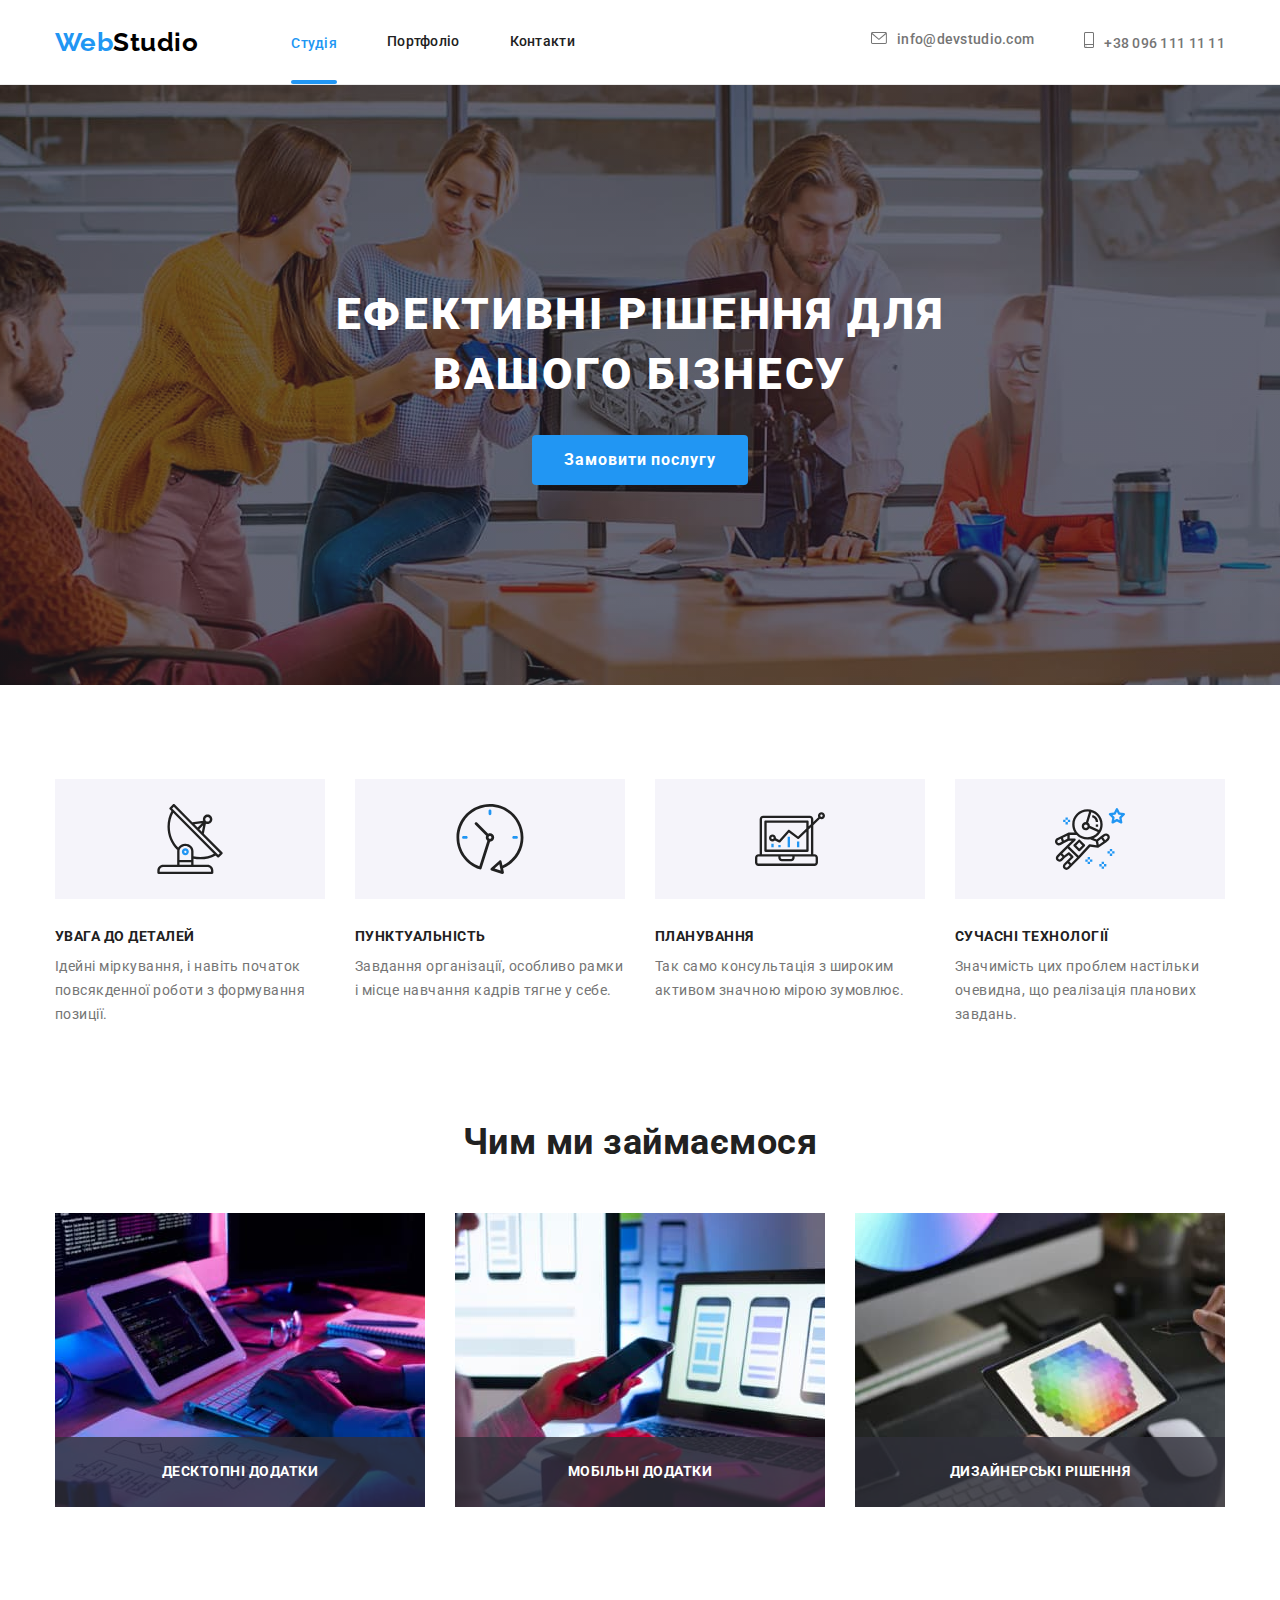
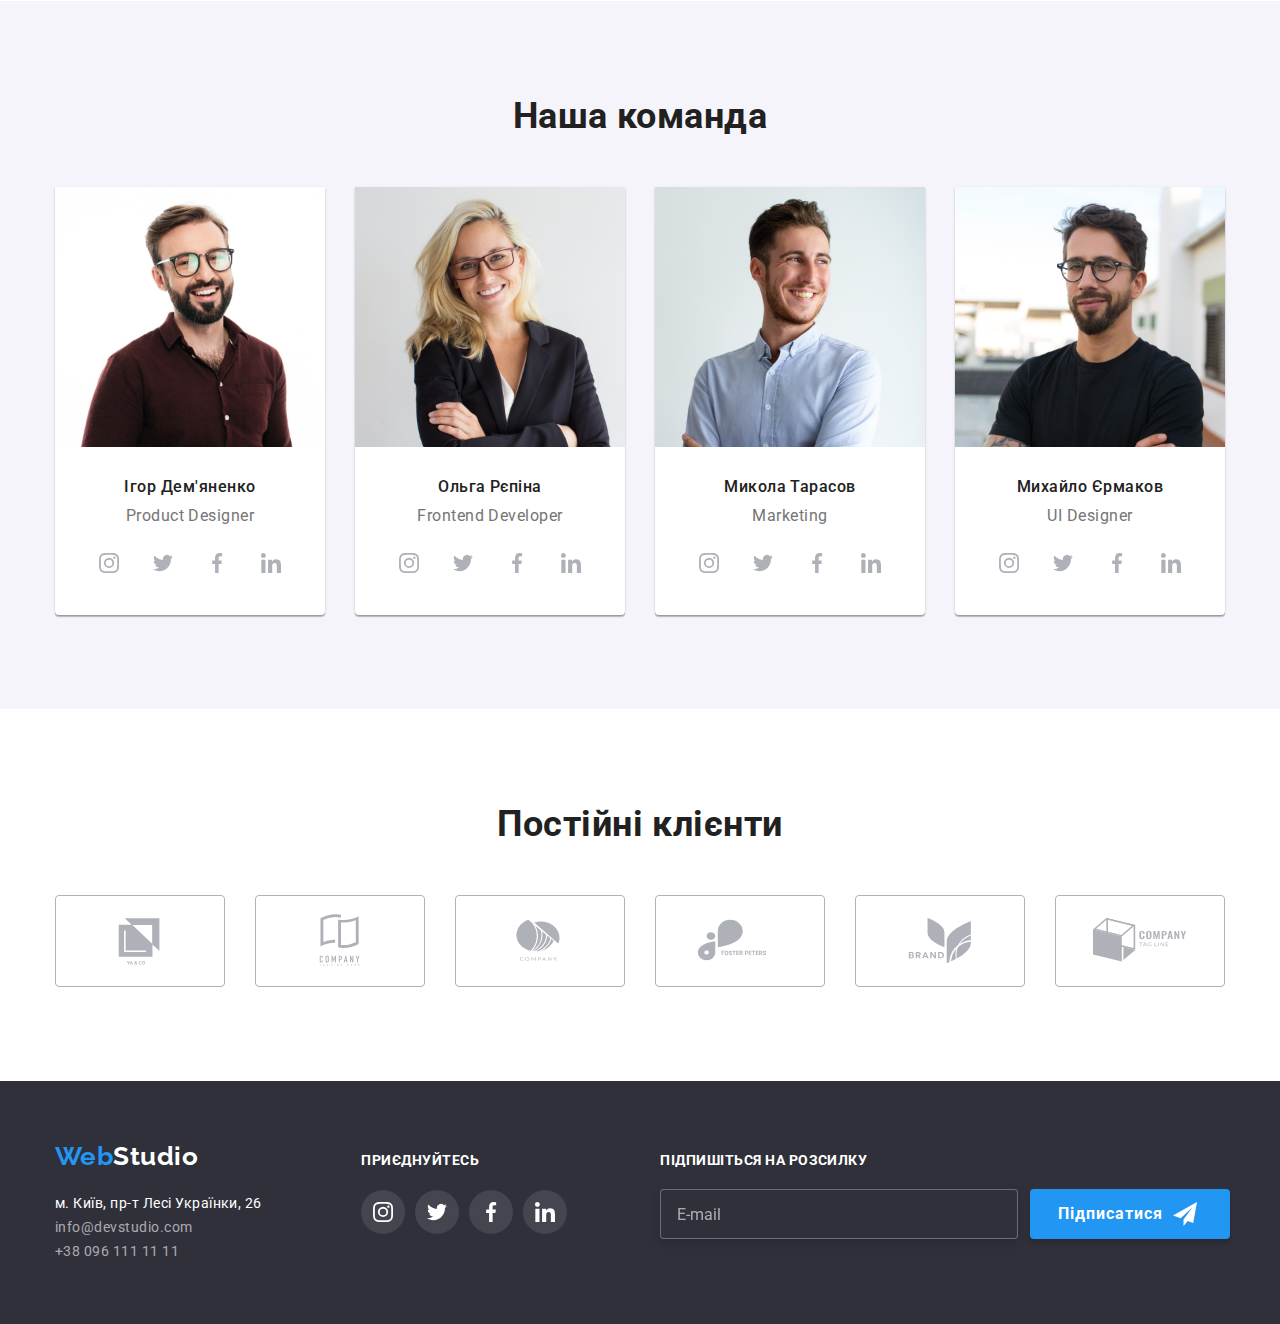
<file: index.html>
<!DOCTYPE html>
<html lang="uk">
  <head>
    <meta charset="UTF-8" />
    <meta http-equiv="X-UA-Compatible" content="IE=edge" />
    <meta name="viewport" content="width=device-width, initial-scale=1.0" />
    <title>WebStudio</title>
    <link rel="preconnect" href="https://fonts.googleapis.com" />
    <link rel="preconnect" href="https://fonts.gstatic.com" crossorigin />
    <link
      href="https://fonts.googleapis.com/css2?family=Raleway:wght@700&family=Roboto:wght@400;500;700;900&display=swap"
      rel="stylesheet"
    />
    <link
      rel="stylesheet"
      href="https://cdnjs.cloudflare.com/ajax/libs/modern-normalize/1.1.0/modern-normalize.min.css"
    />
    <link rel="stylesheet" href="./css/styles.css" />
  </head>
  <body>
    <header class="header">
      <div class="container">
        <nav class="nav-flex">
          <a href="./index.html" class="logo"
            ><span class="logo-accent">Web</span>Studio</a
          >
          <ul class="site-nav">
            <li class="item">
              <a href="./index.html" class="link current">Студія</a>
            </li>
            <li class="item">
              <a href="./portfolio.html" class="link">Портфоліо</a>
            </li>
            <li class="item"><a href="" class="link">Контакти</a></li>
          </ul>
        </nav>
        <ul class="contacts header-flex">
          <li class="item">
            <a href="mailto:info@devstudio.com" class="link"
              ><svg class="icon" width="16" height="12">
                <use href="./images/icons.svg#envelope-hover"></use></svg
              >info@devstudio.com</a
            >
          </li>
          <li class="item">
            <a href="tel:+380961111111" class="link"
              ><svg class="icon" width="10" height="16">
                <use href="./images/icons.svg#smartphone"></use></svg
              >+38 096 111 11 11</a
            >
          </li>
        </ul>
      </div>
    </header>
    <main>
      <!-- Hero section -->
      <section class="hero">
        <h1 class="hero-title">eфективні рішення для вашого бізнесу</h1>
        <button type="button" class="button" data-modal-open>
          Замовити послугу
        </button>
      </section>
      <!-- Advantages section -->
      <section class="section adv-section-padding">
        <div class="container">
          <h2 hidden>Наші переваги</h2>
          <ul class="advantages">
            <li>
              <div class="features">
                <svg class="icon" width="70" height="70">
                  <use href="./images/icons.svg#antenna"></use>
                </svg>
              </div>
              <h3 class="title">увага до деталей</h3>
              <p class="text">
                Ідейні міркування, і навіть початок повсякденної роботи з
                формування позиції.
              </p>
            </li>
            <li>
              <div class="features">
                <svg class="icon" width="70" height="70">
                  <use href="./images/icons.svg#clock"></use>
                </svg>
              </div>
              <h3 class="title">пунктуальність</h3>
              <p class="text">
                Завдання організації, особливо рамки і місце навчання кадрів
                тягне у себе.
              </p>
            </li>
            <li>
              <div class="features">
                <svg class="icon" width="70" height="70">
                  <use href="./images/icons.svg#diagram"></use>
                </svg>
              </div>
              <h3 class="title">планування</h3>
              <p class="text">
                Так само консультація з широким активом значною мірою зумовлює.
              </p>
            </li>
            <li>
              <div class="features">
                <svg class="icon" width="70" height="70">
                  <use href="./images/icons.svg#astronaut"></use>
                </svg>
              </div>
              <h3 class="title">сучасні технології</h3>
              <p class="text">
                Значимість цих проблем настільки очевидна, що реалізація
                планових завдань.
              </p>
            </li>
          </ul>
        </div>
      </section>
      <!-- Services section -->
      <section class="section">
        <div class="container">
          <h2 class="section-title">Чим ми займаємося</h2>
          <ul class="activity">
            <li class="activity-item">
              <p class="text">десктопні додатки</p>
              <img
                src="./images/service-1.jpg"
                alt="service-1"
                width="370"
                height="294"
              />
            </li>
            <li class="activity-item">
              <p class="text">мобільні додатки</p>
              <img
                src="./images/service-2.jpg"
                alt="service-2"
                width="370"
                height="294"
              />
            </li>
            <li class="activity-item">
              <p class="text">дизайнерські рішення</p>
              <img
                src="./images/service-3.jpg"
                alt="service-3"
                width="370"
                height="294"
              />
            </li>
          </ul>
        </div>
      </section>
      <!-- Our team section -->
      <section class="section ourteam-section">
        <div class="container">
          <h2 class="section-title">Наша команда</h2>
          <ul class="ourteam-list">
            <li class="item-list">
              <img
                src="./images/product-designer.jpg"
                alt="product designer photo"
                width="270"
                height="260"
              />
              <div class="team-member">
                <h3 class="name">Ігор Дем'яненко</h3>
                <p lang="en" class="specialisation">Product Designer</p>
                <ul class="social-icons">
                  <li class="item">
                    <a class="link" href="#">
                      <svg class="icon" width="20" height="20">
                        <use href="./images/icons.svg#instagram"></use>
                      </svg>
                    </a>
                  </li>
                  <li class="item">
                    <a class="link" href="">
                      <svg class="icon" width="20" height="20">
                        <use href="./images/icons.svg#twitter"></use>
                      </svg>
                    </a>
                  </li>
                  <li class="item">
                    <a class="link" href="">
                      <svg class="icon" width="20" height="20">
                        <use href="./images/icons.svg#facebook"></use>
                      </svg>
                    </a>
                  </li>
                  <li class="item">
                    <a class="link" href="">
                      <svg class="icon" width="20" height="20">
                        <use href="./images/icons.svg#linkedin"></use>
                      </svg>
                    </a>
                  </li>
                </ul>
              </div>
            </li>
            <li class="item-list">
              <img
                src="./images/frontend-developer.jpg"
                alt="frontend developer photo"
                width="270"
                height="260"
              />
              <div class="team-member">
                <h3 class="name">Ольга Рєпіна</h3>
                <p lang="en" class="specialisation">Frontend Developer</p>
                <ul class="social-icons">
                  <li class="item">
                    <a class="link" href="#">
                      <svg class="icon" width="20" height="20">
                        <use href="./images/icons.svg#instagram"></use>
                      </svg>
                    </a>
                  </li>
                  <li class="item">
                    <a class="link" href="">
                      <svg class="icon" width="20" height="20">
                        <use href="./images/icons.svg#twitter"></use>
                      </svg>
                    </a>
                  </li>
                  <li class="item">
                    <a class="link" href="">
                      <svg class="icon" width="20" height="20">
                        <use href="./images/icons.svg#facebook"></use>
                      </svg>
                    </a>
                  </li>
                  <li class="item">
                    <a class="link" href="">
                      <svg class="icon" width="20" height="20">
                        <use href="./images/icons.svg#linkedin"></use>
                      </svg>
                    </a>
                  </li>
                </ul>
              </div>
            </li>
            <li class="item-list">
              <img
                src="./images/marketing.jpg"
                alt="marketing specialist photo"
                width="270"
                height="260"
              />
              <div class="team-member">
                <h3 class="name">Микола Тарасов</h3>
                <p lang="en" class="specialisation">Marketing</p>
                <ul class="social-icons">
                  <li class="item">
                    <a class="link" href="#">
                      <svg class="icon" width="20" height="20">
                        <use href="./images/icons.svg#instagram"></use>
                      </svg>
                    </a>
                  </li>
                  <li class="item">
                    <a class="link" href="">
                      <svg class="icon" width="20" height="20">
                        <use href="./images/icons.svg#twitter"></use>
                      </svg>
                    </a>
                  </li>
                  <li class="item">
                    <a class="link" href="">
                      <svg class="icon" width="20" height="20">
                        <use href="./images/icons.svg#facebook"></use>
                      </svg>
                    </a>
                  </li>
                  <li class="item">
                    <a class="link" href="">
                      <svg class="icon" width="20" height="20">
                        <use href="./images/icons.svg#linkedin"></use>
                      </svg>
                    </a>
                  </li>
                </ul>
              </div>
            </li>
            <li class="item-list">
              <img
                src="./images/ui-designer.jpg"
                alt="UI designer photo"
                width="270"
                height="260"
              />
              <div class="team-member">
                <h3 class="name">Михайло Єрмаков</h3>
                <p lang="en" class="specialisation">UI Designer</p>
                <ul class="social-icons">
                  <li class="item">
                    <a class="link" href="#">
                      <svg class="icon" width="20" height="20">
                        <use href="./images/icons.svg#instagram"></use>
                      </svg>
                    </a>
                  </li>
                  <li class="item">
                    <a class="link" href="">
                      <svg class="icon" width="20" height="20">
                        <use href="./images/icons.svg#twitter"></use>
                      </svg>
                    </a>
                  </li>
                  <li class="item">
                    <a class="link" href="">
                      <svg class="icon" width="20" height="20">
                        <use href="./images/icons.svg#facebook"></use>
                      </svg>
                    </a>
                  </li>
                  <li class="item">
                    <a class="link" href="">
                      <svg class="icon" width="20" height="20">
                        <use href="./images/icons.svg#linkedin"></use>
                      </svg>
                    </a>
                  </li>
                </ul>
              </div>
            </li>
          </ul>
        </div>
      </section>
      <!-- Regular customers section -->
      <section class="section">
        <div class="container">
          <h2 class="section-title">Постійні клієнти</h2>
          <ul class="regular-customers">
            <li class="item">
              <a class="link" href="">
                <svg class="icon" width="106" height="60">
                  <use href="./images/icons.svg#client-1"></use>
                </svg>
              </a>
            </li>
            <li class="item">
              <a class="link" href="">
                <svg class="icon" width="106" height="60">
                  <use href="./images/icons.svg#client-2"></use>
                </svg>
              </a>
            </li>
            <li class="item">
              <a class="link" href="">
                <svg class="icon" width="106" height="60">
                  <use href="./images/icons.svg#client-3"></use>
                </svg>
              </a>
            </li>
            <li class="item">
              <a class="link" href="">
                <svg class="icon" width="106" height="60">
                  <use href="./images/icons.svg#client-4"></use>
                </svg>
              </a>
            </li>
            <li class="item">
              <a class="link" href="">
                <svg class="icon" width="106" height="60">
                  <use href="./images/icons.svg#client-5"></use>
                </svg>
              </a>
            </li>
            <li class="item">
              <a class="link" href="">
                <svg class="icon" width="106" height="60">
                  <use href="./images/icons.svg#client-6"></use>
                </svg>
              </a>
            </li>
          </ul>
        </div>
      </section>
    </main>
    <footer class="footer-general">
      <div class="container footer">
        <div class="footer-contacts">
          <a href="./index.html" class="logo footer"
            ><span class="logo-accent">Web</span>Studio</a
          >
          <address>
            <ul class="address">
              <li>
                <a
                  href="https://goo.gl/maps/e4fJgJ4cEz9HKz7BA"
                  target="_blank"
                  rel="noopener noreferrer nofollow"
                  class="location"
                  >м. Київ, пр-т Лесі Українки, 26</a
                >
              </li>
              <li>
                <a href="mailto:info@devstudio.com" class="footer-contacts"
                  >info@devstudio.com</a
                >
              </li>
              <li>
                <a href="tel:+380961111111" class="footer-contacts"
                  >+38 096 111 11 11</a
                >
              </li>
            </ul>
          </address>
        </div>
        <div class="footer-icons">
          <b class="join">приєднуйтесь</b>
          <ul class="icons">
            <li class="item">
              <a class="link" href="#">
                <svg class="icon" width="20" height="20">
                  <use href="./images/icons.svg#instagram"></use>
                </svg>
              </a>
            </li>
            <li class="item">
              <a class="link" href="">
                <svg class="icon" width="20" height="20">
                  <use href="./images/icons.svg#twitter"></use>
                </svg>
              </a>
            </li>
            <li class="item">
              <a class="link" href="">
                <svg class="icon" width="20" height="20">
                  <use href="./images/icons.svg#facebook"></use>
                </svg>
              </a>
            </li>
            <li class="item">
              <a class="link" href="">
                <svg class="icon" width="20" height="20">
                  <use href="./images/icons.svg#linkedin"></use>
                </svg>
              </a>
            </li>
          </ul>
        </div>
        <form class="subscribe-form">
          <label for="user_mail" class="text">підпишіться на розсилку</label>
          <div class="box">
            <input
              type="email"
              name="mail"
              id="user_mail"
              placeholder="E-mail"
            />
            <button type="submit" class="button-subscribe">
              Підписатися
              <svg class="icon" width="24" height="24">
                <use href="./images/icons.svg#icon-send"></use>
              </svg>
            </button>
          </div>
        </form>
      </div>
    </footer>
    <div class="backdrop is-hidden" data-modal>
      <div class="modal">
        <form class="form">
          <b class="feedback">Залиште свої дані, ми вам передзвонимо</b>
          <div class="form-field">
            <label class="field-name" for="name">Ім'я</label>
            <div class="input-wrap">
              <input type="text" name="name" id="name" />
              <svg class="icon" width="18" height="18">
                <use href="./images/icons.svg#person-black-18dp"></use>
              </svg>
            </div>
          </div>
          <div class="form-field">
            <label class="field-name" for="tel">Телефон</label>
            <div class="input-wrap">
              <input type="tel" name="tel" id="tel" />
              <svg class="icon" width="18" height="18">
                <use href="./images/icons.svg#phone-black-18dp"></use>
              </svg>
            </div>
          </div>
          <div class="form-field">
            <label class="field-name" for="mail">Пошта</label>
            <div class="input-wrap">
              <input type="email" name="mail" id="mail" />
              <svg class="icon" width="18" height="18">
                <use href="./images/icons.svg#email-black-18dp"></use>
              </svg>
            </div>
          </div>
          <div class="form-field">
            <label class="field-name" for="comment">Коментар</label>
            <textarea
              name="comment"
              id="comment"
              cols="30"
              rows="10"
              placeholder="Введіть текст"
            ></textarea>
          </div>
          <div class="accept">
            <label class="agreement" for="agreement"
              ><input
                class="checkbox"
                type="checkbox"
                name="agreement"
                id="agreement"
              />
              <svg class="checkbox-icon">
                <use href="./images/icons.svg#icon-check"></use></svg
              >Погоджуюся з розсилкою та приймаю
              <a href="./index.html" class="link"> Умови договору</a></label
            >
          </div>

          <button class="button-submit" type="submit">Відправити</button>
        </form>
        <button type="button" class="close-modal" data-modal-close>
          <svg class="close" width="18" height="18">
            <use href="./images/icons.svg#close-black"></use>
          </svg>
        </button>
      </div>
    </div>
    <script src="./js/modal.js"></script>
  </body>
</html>
</file>
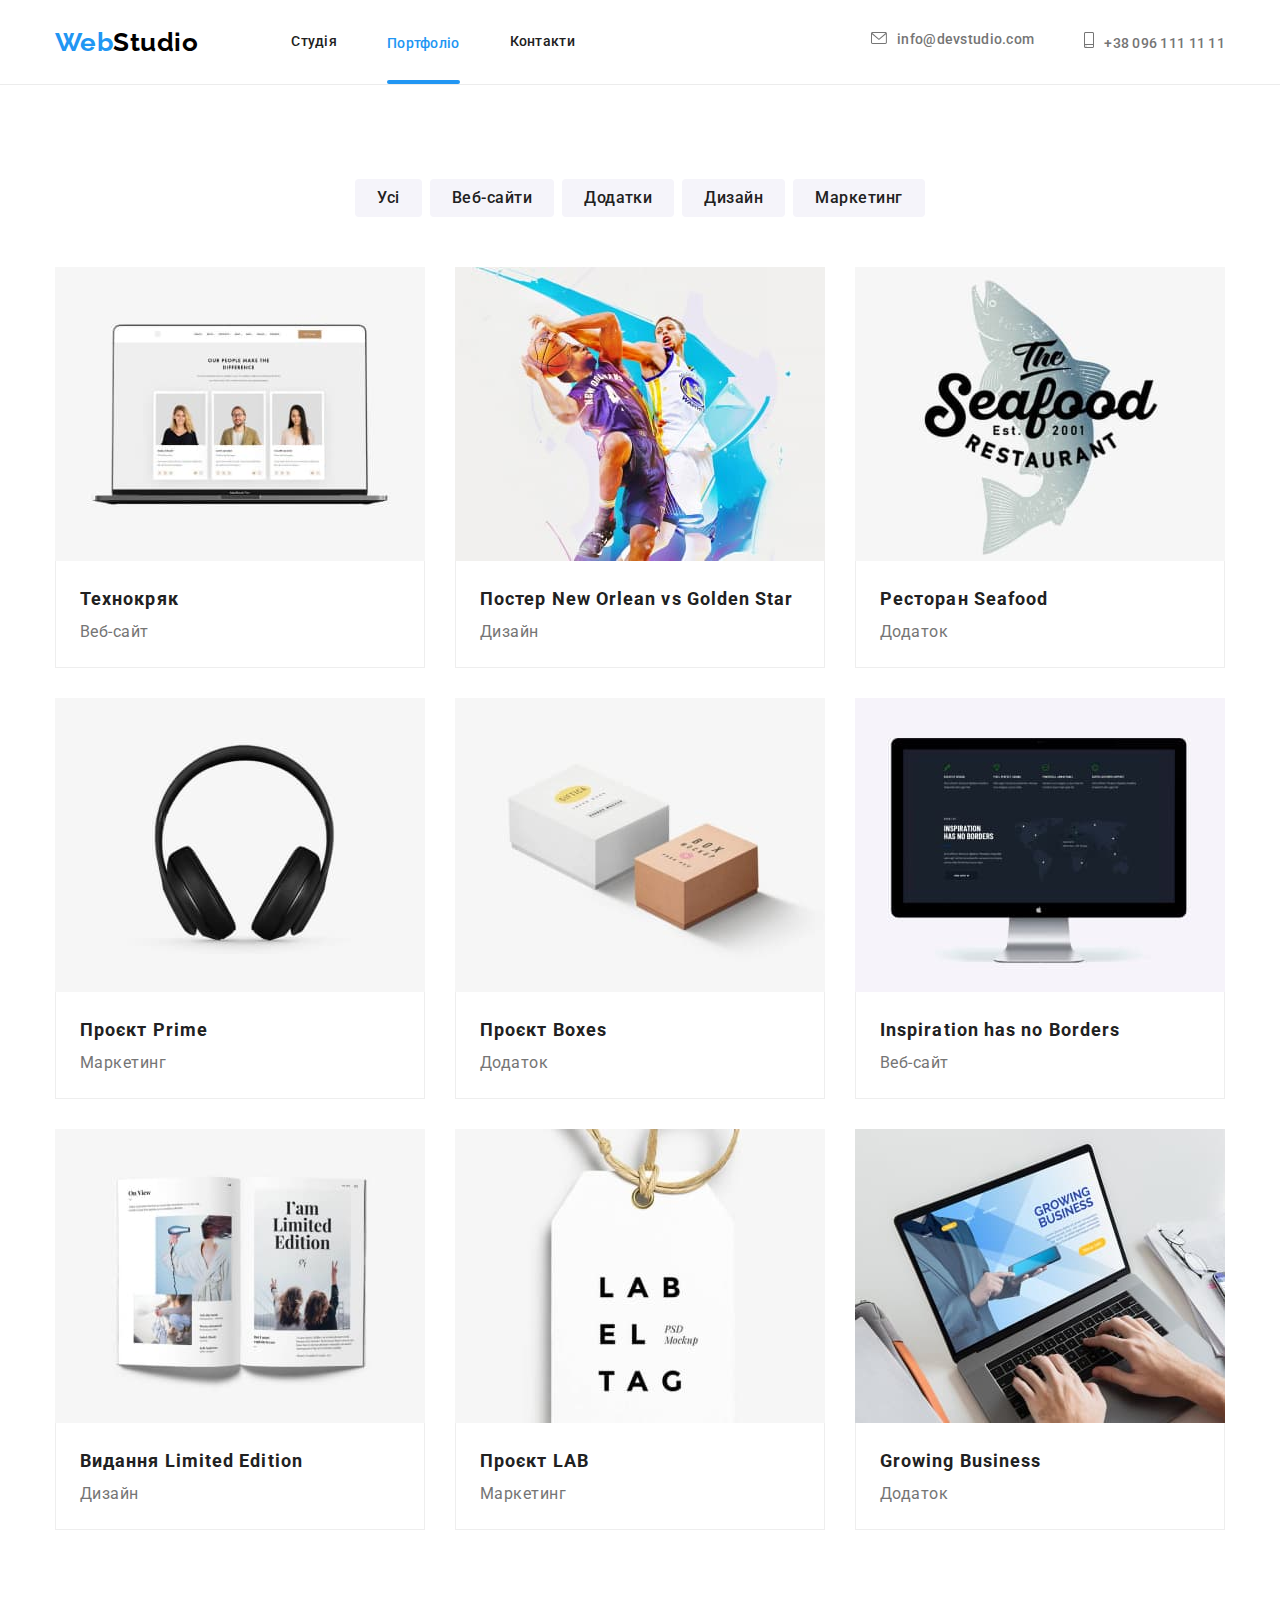
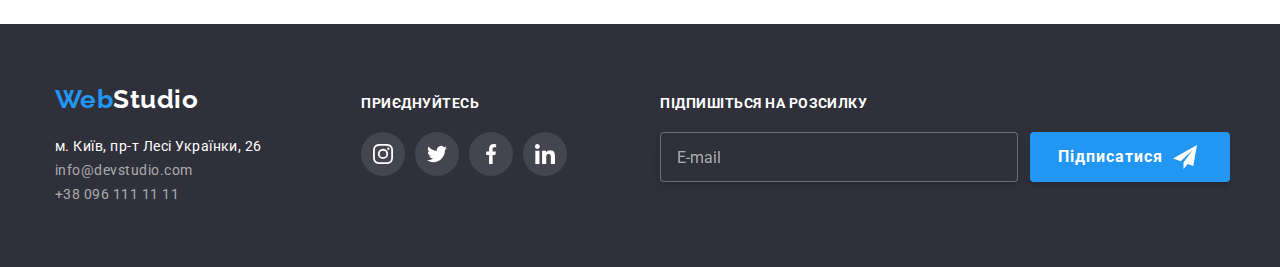
<file: portfolio.html>
<!DOCTYPE html>
<html lang="uk">
  <head>
    <meta charset="UTF-8" />
    <meta http-equiv="X-UA-Compatible" content="IE=edge" />
    <meta name="viewport" content="width=device-width, initial-scale=1.0" />
    <title>Portfolio</title>
    <link rel="preconnect" href="https://fonts.googleapis.com" />
    <link rel="preconnect" href="https://fonts.gstatic.com" crossorigin />
    <link
      href="https://fonts.googleapis.com/css2?family=Raleway:wght@700&family=Roboto:wght@400;500;700;900&display=swap"
      rel="stylesheet"
    />
    <link
      rel="stylesheet"
      href="https://cdnjs.cloudflare.com/ajax/libs/modern-normalize/1.1.0/modern-normalize.min.css"
    />
    <link rel="stylesheet" href="./css/styles.css" />
  </head>
  <body>
    <header class="header">
      <div class="container">
        <nav class="nav-flex">
          <a href="./index.html" class="logo"
            ><span class="logo-accent">Web</span>Studio</a
          >
          <ul class="site-nav">
            <li class="item">
              <a href="./index.html" class="link">Студія</a>
            </li>
            <li class="item">
              <a href="./portfolio.html" class="link current">Портфоліо</a>
            </li>
            <li class="item"><a href="" class="link">Контакти</a></li>
          </ul>
        </nav>
        <ul class="contacts header-flex">
          <li class="item">
            <a href="mailto:info@devstudio.com" class="link"
              ><svg class="icon" width="16" height="12">
                <use href="./images/icons.svg#envelope-hover"></use></svg
              >info@devstudio.com</a
            >
          </li>
          <li class="item">
            <a href="tel:+380961111111" class="link"
              ><svg class="icon" width="10" height="16">
                <use href="./images/icons.svg#smartphone"></use></svg
              >+38 096 111 11 11</a
            >
          </li>
        </ul>
      </div>
    </header>
    <main>
      <!-- Hero section -->
      <section class="section">
        <div class="container">
          <h1 hidden>Our works</h1>
          <ul class="buttons">
            <li class="item">
              <button type="button" class="portfolio-button">Усі</button>
            </li>
            <li class="item">
              <button type="button" class="portfolio-button">Веб-сайти</button>
            </li>
            <li class="item">
              <button type="button" class="portfolio-button">Додатки</button>
            </li>
            <li class="item">
              <button type="button" class="portfolio-button">Дизайн</button>
            </li>
            <li class="item">
              <button type="button" class="portfolio-button">Маркетинг</button>
            </li>
          </ul>
          <ul class="works">
            <li class="item">
              <a href="" class="link">
                <div class="description">
                  <p class="text">
                    Ресурс пропонує комплексні пропозиції з різним рівнем
                    функціоналу та сервісів. Все це дозволить відвідувачу
                    отримати вичерпні відомості про компанію чи приватну особу.
                  </p>
                  <img
                    src="./images/work-1.jpg"
                    alt="first example of our work"
                    width="370"
                    height="294"
                  />
                </div>
                <div class="work-name-padding">
                  <h2 class="work-name">Технокряк</h2>
                  <p class="work-type">Веб-сайт</p>
                </div>
              </a>
            </li>
            <li class="item">
              <a href="" class="link"
                ><div class="description">
                  <p class="text">
                    Ресурс пропонує комплексні пропозиції з різним рівнем
                    функціоналу та сервісів. Все це дозволить відвідувачу
                    отримати вичерпні відомості про компанію чи приватну особу.
                  </p>
                  <img
                    src="./images/work-2.jpg"
                    alt="second example of our work"
                    width="370"
                    height="294"
                  />
                </div>
                <div class="work-name-padding">
                  <h2 class="work-name">Постер New Orlean vs Golden Star</h2>
                  <p class="work-type">Дизайн</p>
                </div>
              </a>
            </li>
            <li class="item">
              <a href="" class="link"
                ><div class="description">
                  <p class="text">
                    Ресурс пропонує комплексні пропозиції з різним рівнем
                    функціоналу та сервісів. Все це дозволить відвідувачу
                    отримати вичерпні відомості про компанію чи приватну особу.
                  </p>
                  <img
                    src="./images/work-3.jpg"
                    alt="third example of our work"
                    width="370"
                    height="294"
                  />
                </div>
                <div class="work-name-padding">
                  <h2 class="work-name">Ресторан Seafood</h2>
                  <p class="work-type">Додаток</p>
                </div>
              </a>
            </li>
            <li class="item">
              <a href="" class="link"
                ><div class="description">
                  <p class="text">
                    Ресурс пропонує комплексні пропозиції з різним рівнем
                    функціоналу та сервісів. Все це дозволить відвідувачу
                    отримати вичерпні відомості про компанію чи приватну особу.
                  </p>
                  <img
                    src="./images/work-4.jpg"
                    alt="fourth example of our work"
                    width="370"
                    height="294"
                  />
                </div>

                <div class="work-name-padding">
                  <h2 class="work-name">Проєкт Prime</h2>
                  <p class="work-type">Маркетинг</p>
                </div>
              </a>
            </li>
            <li class="item">
              <a href="" class="link"
                ><div class="description">
                  <p class="text">
                    Ресурс пропонує комплексні пропозиції з різним рівнем
                    функціоналу та сервісів. Все це дозволить відвідувачу
                    отримати вичерпні відомості про компанію чи приватну особу.
                  </p>
                  <img
                    src="./images/work-5.jpg"
                    alt="fifth example of our work"
                    width="370"
                    height="294"
                  />
                </div>

                <div class="work-name-padding">
                  <h2 class="work-name">Проєкт Boxes</h2>
                  <p class="work-type">Додаток</p>
                </div>
              </a>
            </li>
            <li class="item">
              <a href="" class="link"
                ><div class="description">
                  <p class="text">
                    Ресурс пропонує комплексні пропозиції з різним рівнем
                    функціоналу та сервісів. Все це дозволить відвідувачу
                    отримати вичерпні відомості про компанію чи приватну особу.
                  </p>
                  <img
                    src="./images/work-6.jpg"
                    alt="sixth example of our work"
                    width="370"
                    height="294"
                  />
                </div>

                <div class="work-name-padding">
                  <h2 class="work-name">Inspiration has no Borders</h2>
                  <p class="work-type">Веб-сайт</p>
                </div>
              </a>
            </li>
            <li class="item">
              <a href="" class="link"
                ><div class="description">
                  <p class="text">
                    Ресурс пропонує комплексні пропозиції з різним рівнем
                    функціоналу та сервісів. Все це дозволить відвідувачу
                    отримати вичерпні відомості про компанію чи приватну особу.
                  </p>
                  <img
                    src="./images/work-7.jpg"
                    alt="seventh example of our work"
                    width="370"
                    height="294"
                  />
                </div>

                <div class="work-name-padding">
                  <h2 class="work-name">Видання Limited Edition</h2>
                  <p class="work-type">Дизайн</p>
                </div>
              </a>
            </li>
            <li class="item">
              <a href="" class="link"
                ><div class="description">
                  <p class="text">
                    Ресурс пропонує комплексні пропозиції з різним рівнем
                    функціоналу та сервісів. Все це дозволить відвідувачу
                    отримати вичерпні відомості про компанію чи приватну особу.
                  </p>
                  <img
                    src="./images/work-8.jpg"
                    alt="eighth example of our work"
                    width="370"
                    height="294"
                  />
                </div>

                <div class="work-name-padding">
                  <h2 class="work-name">Проєкт LAB</h2>
                  <p class="work-type">Маркетинг</p>
                </div>
              </a>
            </li>
            <li class="item">
              <a href="" class="link"
                ><div class="description">
                  <p class="text">
                    Ресурс пропонує комплексні пропозиції з різним рівнем
                    функціоналу та сервісів. Все це дозволить відвідувачу
                    отримати вичерпні відомості про компанію чи приватну особу.
                  </p>
                  <img
                    src="./images/work-9.jpg"
                    alt="ninth example of our work"
                    width="370"
                    height="294"
                  />
                </div>

                <div class="work-name-padding">
                  <h2 class="work-name">Growing Business</h2>
                  <p class="work-type">Додаток</p>
                </div>
              </a>
            </li>
          </ul>
        </div>
      </section>
    </main>
    <footer class="footer-general">
      <div class="container footer">
        <div class="footer-contacts">
          <a href="./index.html" class="logo footer"
            ><span class="logo-accent">Web</span>Studio</a
          >
          <address>
            <ul class="address">
              <li>
                <a
                  href="https://goo.gl/maps/e4fJgJ4cEz9HKz7BA"
                  target="_blank"
                  rel="noopener noreferrer nofollow"
                  class="location"
                  >м. Київ, пр-т Лесі Українки, 26</a
                >
              </li>
              <li>
                <a href="mailto:info@devstudio.com" class="footer-contacts"
                  >info@devstudio.com</a
                >
              </li>
              <li>
                <a href="tel:+380961111111" class="footer-contacts"
                  >+38 096 111 11 11</a
                >
              </li>
            </ul>
          </address>
        </div>
        <div class="footer-icons">
          <b class="join">приєднуйтесь</b>
          <ul class="icons">
            <li class="item">
              <a class="link" href="#">
                <svg class="icon" width="20" height="20">
                  <use href="images/icons.svg#instagram"></use>
                </svg>
              </a>
            </li>
            <li class="item">
              <a class="link" href="">
                <svg class="icon" width="20" height="20">
                  <use href="./images/icons.svg#twitter"></use>
                </svg>
              </a>
            </li>
            <li class="item">
              <a class="link" href="">
                <svg class="icon" width="20" height="20">
                  <use href="./images/icons.svg#facebook"></use>
                </svg>
              </a>
            </li>
            <li class="item">
              <a class="link" href="">
                <svg class="icon" width="20" height="20">
                  <use href="./images/icons.svg#linkedin"></use>
                </svg>
              </a>
            </li>
          </ul>
        </div>
        <form class="subscribe-form">
          <label for="user_mail" class="text">підпишіться на розсилку</label>
          <div class="box">
            <input
              type="email"
              name="mail"
              id="user_mail"
              placeholder="E-mail"
            />
            <button type="submit" class="button-subscribe">
              Підписатися
              <svg class="icon" width="24" height="24">
                <use href="./images/icons.svg#icon-send"></use>
              </svg>
            </button>
          </div>
        </form>
      </div>
    </footer>
  </body>
</html>
</file>
<file: css/styles.css>
:root {
  --primary-text-color: #757575;
  --secondary-text-color: #212121;
  --accent-color: #2196f3;
  --secondary-accent-color: #188ce8;
  --primary-white-color: #ffffff;
  --primary-black-color: #000000;
  --primary-background-color: #2f303a;
  --secondary-background-color: #f5f4fa;
  --thirdly-background-color: #c4c4c4;
  --footer-contacts-color: rgba(255, 255, 255, 0.6);
  --link-color: #afb1b8;
}
/* * {
  outline: 1px solid red;
} */
body {
  font-family: "Roboto", sans-serif;
  letter-spacing: 0.03em;
  color: var(--primary-text-color);
}
h1,
h2,
h3,
h4,
h5,
h6,
p,
ul {
  margin: 0;
  padding: 0;
}
ul {
  list-style: none;
}
.container {
  width: 1200px;
  padding-left: 15px;
  padding-right: 15px;
  margin: 0 auto;
}
/* основной цвет текста #757575 +*/
/* вторичный цвет текста (заголовки) #212121 +*/
/* акцент синий #2196F3 +*/
/* лого черный #000000 +*/
/* лого белый #FFFFFF +*/
/* основной цвет фона  #2F303A -2*/
/* вторичный цвет фона #F5F4FA -1*/
/* background image #FFFFFF */

/* index.html page */

/* header */

.header {
  border-bottom: 1px solid #ececec;
}
.header .container {
  display: flex;
  align-items: center;
}
.nav-flex {
  display: flex;
  align-items: center;
}
.logo {
  margin-right: 93px;

  font-family: "Raleway", sans-serif;
  color: var(--primary-black-color);
  font-weight: 700;
  font-size: 26px;
  line-height: 1.19;
  text-decoration: none;
}
.logo-accent {
  color: var(--accent-color);
}

/* site-nav, contacts*/

.site-nav {
  display: flex;
}
.site-nav .item {
  margin-right: 50px;
}
.site-nav .item:last-child {
  margin-right: 0;
}
.contacts {
  display: flex;
  margin-left: auto;
}
.contacts .link {
  display: flex;
  align-items: center;
}
.contacts .item + .item {
  margin-left: 50px;
}
.contacts .icon {
  margin-right: 10px;
  fill: var(--primary-text-color);
}

.site-nav .link {
  display: block;
  padding: 32px 0;

  color: var(--secondary-text-color);
  font-weight: 500;
  font-size: 14px;
  line-height: 1.14;
  letter-spacing: 0.02em;
  text-decoration: none;
  transition: color 250ms cubic-bezier(0.4, 0, 0.2, 1);
}
.contacts .link {
  display: block;
  padding: 32px 0;

  color: var(--primary-text-color);
  font-weight: 500;
  font-size: 14px;
  line-height: 1.14;
  letter-spacing: 0.02em;
  text-decoration: none;
  transition: color 250ms cubic-bezier(0.4, 0, 0.2, 1);
}
.contacts .link:hover,
.contacts .link:focus {
  color: var(--accent-color);
  fill: var(--accent-color);
}
.contacts .link svg use {
  transition: color 250ms cubic-bezier(0.4, 0, 0.2, 1),
    fill 250ms cubic-bezier(0.4, 0, 0.2, 1);
}
.site-nav .link:hover,
.site-nav .link:focus,
.contacts .link:hover svg use,
.contacts .link:focus svg use {
  color: var(--accent-color);
  fill: var(--accent-color);
}
.site-nav .link.current {
  display: block;
  position: relative;
  color: var(--accent-color);
  bottom: -2px;
}
.link.current::after {
  content: "";
  display: block;
  width: 100%;
  height: 4px;
  background-color: var(--accent-color);
  border-radius: 2px;
  position: absolute;
  left: 0;
  bottom: 0;
}

/* Hero section */
.hero {
  max-width: 1600px;
  height: 600px;
  margin-left: auto;
  margin-right: auto;
  padding: 200px 0;
  background-color: var(--thirdly-background-color);
  background-image: linear-gradient(
      to right,
      rgba(47, 48, 58, 0.4),
      rgba(47, 48, 58, 0.4)
    ),
    url(../images/overlay.jpg);
  background-position: center;
  background-repeat: no-repeat;

  /* background-color: var(--primary-background-color); */
  text-align: center;
}
.hero-title {
  margin-bottom: 30px;
  max-width: 696px;
  margin: 0 auto;
  margin-bottom: 30px;

  font-weight: 900;
  font-size: 44px;
  line-height: 1.36;

  letter-spacing: 0.06em;
  text-transform: uppercase;
  color: var(--primary-white-color);
}
.button {
  border-radius: 4px;
  padding: 10px 32px;
  min-width: 216px;
  border: none;

  color: var(--primary-white-color);
  background-color: var(--accent-color);
  font-family: inherit;
  font-weight: 700;
  font-size: 16px;
  line-height: 1.88;

  letter-spacing: 0.06em;
  cursor: pointer;
  transition: background-color 250ms cubic-bezier(0.4, 0, 0.2, 1);
}
.button:hover,
.button:focus {
  color: var(--primary-white-color);
  background-color: var(--secondary-accent-color);
}

/* Section */
.section {
  padding: 94px 0;
}

/* Advantages section */
.section.adv-section-padding {
  padding-bottom: 0;
}
.advantages {
  display: flex;
  gap: 30px;
}
.features {
  display: flex;
  width: 270px;
  height: 120px;
  background-color: var(--secondary-background-color);
  justify-content: center;
  align-items: center;
}
.advantages .title {
  margin-top: 30px;
  margin-bottom: 10px;

  font-size: 14px;
  line-height: 1.14;
  text-transform: uppercase;
  color: var(--secondary-text-color);
}
.advantages .text {
  font-size: 14px;
  line-height: 1.71;
}

/* Services section + our team section*/
.section-title {
  margin-bottom: 50px;

  font-size: 36px;
  line-height: 1.17;
  text-align: center;
  color: var(--secondary-text-color);
}
.activity {
  display: flex;
  gap: 30px;
}
.activity-item {
  position: relative;
}
.activity-item .text {
  display: flex;
  position: absolute;
  color: var(--primary-white-color);
  background-color: rgba(47, 48, 58, 0.8);
  width: 370px;
  height: 70px;
  bottom: 0;
  justify-content: center;
  align-items: center;

  font-weight: 700;
  font-size: 14px;
  line-height: 1.14;
  text-transform: uppercase;
}
.ourteam-section {
  background-color: var(--secondary-background-color);
}
.ourteam-list {
  display: flex;
  gap: 30px;
}
.team-member {
  padding: 30px 32px;
}
.team-member > .name {
  margin-bottom: 10px;
}
.team-member > .specialisation {
  margin-bottom: 16px;
}
.item-list {
  box-shadow: 0px 1px 3px rgba(0, 0, 0, 0.12), 0px 1px 1px rgba(0, 0, 0, 0.14),
    0px 2px 1px rgba(0, 0, 0, 0.2);
  border-radius: 0px 0px 4px 4px;
  background-color: var(--primary-white-color);
}
.name {
  font-weight: 500;
  font-size: 16px;
  line-height: 1.19;
  text-align: center;
  color: var(--secondary-text-color);
}
.specialisation {
  font-size: 16px;
  line-height: 1.19;
  text-align: center;
}
.social-icons {
  display: flex;
  gap: 10px;
}
.social-icons > .item {
  display: flex;
  width: 44px;
  height: 44px;
}
.social-icons .link {
  display: flex;
  background-color: var(--primary-white-color);
  fill: var(--link-color);
  justify-content: center;
  align-items: center;
  width: 44px;
  height: 44px;
  border-radius: 50%;
  transition: background-color 250ms cubic-bezier(0.4, 0, 0.2, 1),
    fill 250ms cubic-bezier(0.4, 0, 0.2, 1);
}
.social-icons .item:last-child {
  margin-right: 0;
}
.social-icons .link:hover,
.social-icons .link:focus {
  background-color: var(--accent-color);
  fill: var(--primary-white-color);
}
.regular-customers {
  display: flex;
}

.regular-customers .link {
  display: flex;
  width: 170px;
  height: 92px;
  justify-content: center;
  align-items: center;
  border: 1px solid #afb1b8;
  border-radius: 4px;
  margin-right: 30px;
  fill: var(--link-color);
  transition: fill 250ms cubic-bezier(0.4, 0, 0.2, 1),
    border-color 250ms cubic-bezier(0.4, 0, 0.2, 1);
}
.regular-customers .link:hover,
.regular-customers .link:focus {
  border-color: var(--accent-color);
  fill: var(--accent-color);
}

/* Footer */
.logo.footer {
  display: inline-block;
  color: var(--primary-white-color);
  margin-bottom: 20px;
}
.footer-general {
  background-color: var(--primary-background-color);
  padding-top: 60px;
  padding-bottom: 60px;
}
.address {
  font-style: normal;
  font-size: 14px;
  line-height: 1.71;
}
.address .location {
  color: var(--primary-white-color);
  text-decoration: none;
}
.address .footer-contacts {
  color: var(--footer-contacts-color);
  text-decoration: none;
}
.location:hover,
.location:focus,
.footer-contacts:hover,
.footer-contacts:focus {
  color: var(--accent-color);
}
.container.footer {
  display: flex;
  align-items: baseline;
}
.footer-icons .icons {
  margin-top: 20px;
  margin-right: 93px;
  display: flex;
}
.join {
  text-transform: uppercase;
  color: var(--primary-white-color);
  margin-bottom: 10px;
  font-size: 14px;
}
.footer-icons {
  margin-left: 70px;
}
.footer-icons .item {
  width: 44px;
  height: 44px;
}
.footer-icons .link {
  display: flex;
  width: 44px;
  height: 44px;
  justify-content: center;
  align-items: center;
  border-radius: 50%;
  background-color: rgba(255, 255, 255, 0.1);
  transition: background-color 250ms cubic-bezier(0.4, 0, 0.2, 1),
    fill 250ms cubic-bezier(0.4, 0, 0.2, 1);
}
.footer-icons .item:not(:last-child) {
  margin-right: 10px;
}

.footer-icons .icon {
  fill: var(--primary-white-color);
}

.footer-icons .link:hover,
.footer-icons .link:focus {
  background-color: var(--accent-color);
}
.subscribe-form .text {
  display: flex;
  text-transform: uppercase;
  margin-bottom: 20px;
  font-weight: 700;
  font-size: 14px;
  line-height: 1.14;
  color: var(--primary-white-color);
}
.subscribe-form input {
  width: 358px;
  height: 50px;
  padding-left: 16px;
  background-color: var(--primary-background-color);
  border: 1px solid rgba(255, 255, 255, 0.3);
  filter: drop-shadow(0px 4px 4px rgba(0, 0, 0, 0.15));
  border-radius: 4px;
  margin-right: 12px;
}
.subscribe-form input::placeholder {
  color: rgba(255, 255, 255, 0.6);
}
.button-subscribe {
  display: flex;
  align-items: center;
  text-align: center;
  letter-spacing: 0.06em;
  padding: 10px 28px;
  min-width: 200px;
  min-height: 50px;
  border: none;
  font-weight: 700;
  font-size: 16px;
  line-height: 1.88;

  box-shadow: 0px 4px 4px rgba(0, 0, 0, 0.15);
  border-radius: 4px;
  background-color: var(--accent-color);
  color: var(--primary-white-color);
  transition: background-color 250ms cubic-bezier(0.4, 0, 0.2, 1);
}
.button-subscribe:hover,
.button-subscribe:focus {
  background-color: var(--secondary-accent-color);
  cursor: pointer;
}
.subscribe-form .box {
  display: flex;
}
.button-subscribe svg {
  margin-left: 10px;
}
.backdrop {
  position: fixed;
  top: 0;
  left: 0;

  width: 100%;
  height: 100%;

  background-color: rgba(0, 0, 0, 0.2);
  opacity: 1;
  transition: opacity 250ms cubic-bezier(0.4, 0, 0.2, 1);
}
.backdrop.is-hidden {
  opacity: 0;
  pointer-events: none;
}
.backdrop.is-hidden .modal {
  transform: translate(-50%, -50%);
  opacity: 0;
}
.modal {
  position: absolute;
  top: 50%;
  left: 50%;

  width: 528px;
  height: 581px;

  background-color: var(--primary-white-color);
  box-shadow: 0px 1px 3px rgba(0, 0, 0, 0.12), 0px 1px 1px rgba(0, 0, 0, 0.14),
    0px 2px 1px rgba(0, 0, 0, 0.2);
  border-radius: 4px;

  opacity: 1;
  transition: transform 250ms cubic-bezier(0.4, 0, 0.2, 1),
    opacity 250ms cubic-bezier(0.4, 0, 0.2, 1);
  transform: translate(-50%, -50%) rotate(720deg);
}
.close-modal {
  position: absolute;
  top: 8px;
  right: 8px;

  display: flex;
  justify-content: center;
  align-items: center;
  width: 30px;
  height: 30px;
  border-radius: 50%;
  border: 1px solid rgba(0, 0, 0, 0.1);
  background-color: var(--primary-white-color);
  cursor: pointer;
}
.close-modal:hover .close {
  fill: var(--accent-color);
}
.form {
  padding: 40px;
  margin-right: auto;
}
.feedback {
  display: block;
  color: var(--secondary-text-color);
  text-align: center;
  margin-bottom: 12px;
  font-size: 20px;
  line-height: 1.17;
}
.form-field {
  position: relative;
  display: flex;
  flex-direction: column;
  /* outline: 1px solid red; */
}

.field-name {
  font-size: 12px;
  line-height: 1.17;
  letter-spacing: 0.01em;
  margin-bottom: 4px;
  /* outline: 1px solid blue; */
}
.input-wrap {
  position: relative;
  margin-bottom: 10px;
}
.input-wrap .icon {
  position: absolute;
  top: 50%;
  left: 12px;
  transform: translateY(-50%);
  transition: fill 250ms cubic-bezier(0.4, 0, 0.2, 1);
}
.form-field input {
  width: 100%;
  height: 40px;

  padding-left: 42px;
  border: 1px solid rgba(33, 33, 33, 0.2);
  border-radius: 4px;
  outline: none;
  transition: border-color 250ms cubic-bezier(0.4, 0, 0.2, 1);
}
.form-field input:focus {
  border: 1px solid var(--accent-color);
  cursor: pointer;
}
.form-field input:focus + .icon {
  fill: var(--accent-color);
}
textarea {
  font-size: 12px;
  height: 120px;
  padding: 12px 16px;
  margin-bottom: 20px;
  border: 1px solid rgba(33, 33, 33, 0.2);
  border-radius: 4px;
  resize: none;
  outline: none;
  letter-spacing: 0.01em;
  transition: border-color 250ms cubic-bezier(0.4, 0, 0.2, 1);
}
textarea::placeholder {
  color: rgba(117, 117, 117, 0.5);
  font-size: 12px;
  line-height: 1.17;
}
textarea:focus {
  border: 1px solid var(--accent-color);
}
.checkbox {
  -webkit-appearance: none;
  -moz-appearance: none;
  appearance: none;
  position: absolute;
}
.checkbox-icon {
  display: flex;
  width: 16px;
  height: 15px;
  border: 2px solid black;
  border-radius: 2px;
  margin-right: 7px;
  transition: background-color 250ms cubic-bezier(0.4, 0, 0.2, 1),
    border-color 250ms cubic-bezier(0.4, 0, 0.2, 1);
}
.checkbox:checked + .checkbox-icon {
  background-color: var(--accent-color);
  border: 2px solid var(--accent-color);
}
.agreement {
  width: 100%;
  display: flex;
  justify-content: center;
  align-items: center;
  font-size: 14px;
  line-height: 1.71;
  /* outline: 1px solid black; */
  margin-bottom: 30px;
}
.agreement .link {
  color: var(--accent-color);
}
.button-submit {
  display: flex;
  margin-right: auto;
  margin-left: auto;
  min-width: 200px;
  min-height: 50px;
  padding: 10px 52px;
  border: none;
  font-weight: 700;
  font-size: 16px;
  line-height: 1.88;
  letter-spacing: 0.06em;

  color: var(--primary-white-color);
  background-color: var(--accent-color);

  box-shadow: 0px 4px 4px rgba(0, 0, 0, 0.15);
  border-radius: 4px;
  cursor: pointer;
  transition: background-color 250ms cubic-bezier(0.4, 0, 0.2, 1);
}
.button-submit:hover,
.button-submit:focus {
  color: var(--primary-white-color);
  background-color: var(--secondary-accent-color);
}

/* portfolio.html page */

/* Hero section */

.buttons {
  display: flex;
  justify-content: center;
  margin-bottom: 50px;
}

.portfolio-button {
  border-radius: 4px;
  padding: 6px 22px;
  border: none;

  color: var(--secondary-text-color);
  background-color: var(--secondary-background-color);
  font-family: inherit;
  font-weight: 500;
  font-size: 16px;
  line-height: 1.62;
  text-align: center;
  letter-spacing: inherit;
  cursor: pointer;
  transition: color 250ms cubic-bezier(0.4, 0, 0.2, 1),
    background-color 250ms cubic-bezier(0.4, 0, 0.2, 1),
    box-shadow 250ms cubic-bezier(0.4, 0, 0.2, 1);
}
.buttons .item:not(:last-child) {
  margin-right: 8px;
}

.portfolio-button:hover,
.portfolio-button:focus {
  color: var(--primary-white-color);
  background-color: var(--accent-color);
  box-shadow: 0px 3px 1px rgba(0, 0, 0, 0.1), 0px 1px 2px rgba(0, 0, 0, 0.08),
    0px 2px 2px rgba(0, 0, 0, 0.12);
}
.works {
  display: flex;
  flex-wrap: wrap;
}
.works .item {
  margin-right: 30px;
  margin-bottom: 30px;
}
.works .item:nth-child(3n) {
  margin-right: 0;
}
.works .item:nth-last-child(-n + 3) {
  margin-bottom: 0;
}
img {
  display: block;
  max-width: 370px;
  height: auto;
}
.works .link {
  display: block;
  text-decoration: none;
  transition: box-shadow 250ms cubic-bezier(0.4, 0, 0.2, 1);
}
.works .link:hover,
.works .link:focus {
  box-shadow: 0px 1px 1px rgba(0, 0, 0, 0.12), 0px 4px 4px rgba(0, 0, 0, 0.06),
    1px 4px 6px rgba(0, 0, 0, 0.16);
}
.description {
  display: block;
  position: relative;
  overflow: hidden;
}
.description .text {
  position: absolute;
  color: var(--primary-white-color);
  background-color: rgba(33, 150, 243, 0.9);
  opacity: 0;
  transform: translateY(100%);
  transition: transform 250ms cubic-bezier(0.4, 0, 0.2, 1);

  width: 100%;
  height: 100%;
  padding: 63px 24px;
  font-size: 18px;
  line-height: 1.56;
}
.link:hover .text,
.link:focus .text {
  opacity: 1;
  transform: translateY(0);
}
.work-name {
  font-size: 18px;
  line-height: 2;
  letter-spacing: 0.06em;
  color: var(--secondary-text-color);
}
.work-type {
  font-size: 16px;
  line-height: 1.88;
  color: var(--primary-text-color);
}
.work-name-padding {
  padding: 20px 24px;
  border: 1px solid #eeeeee;
  border-top: none;
}
</file>
